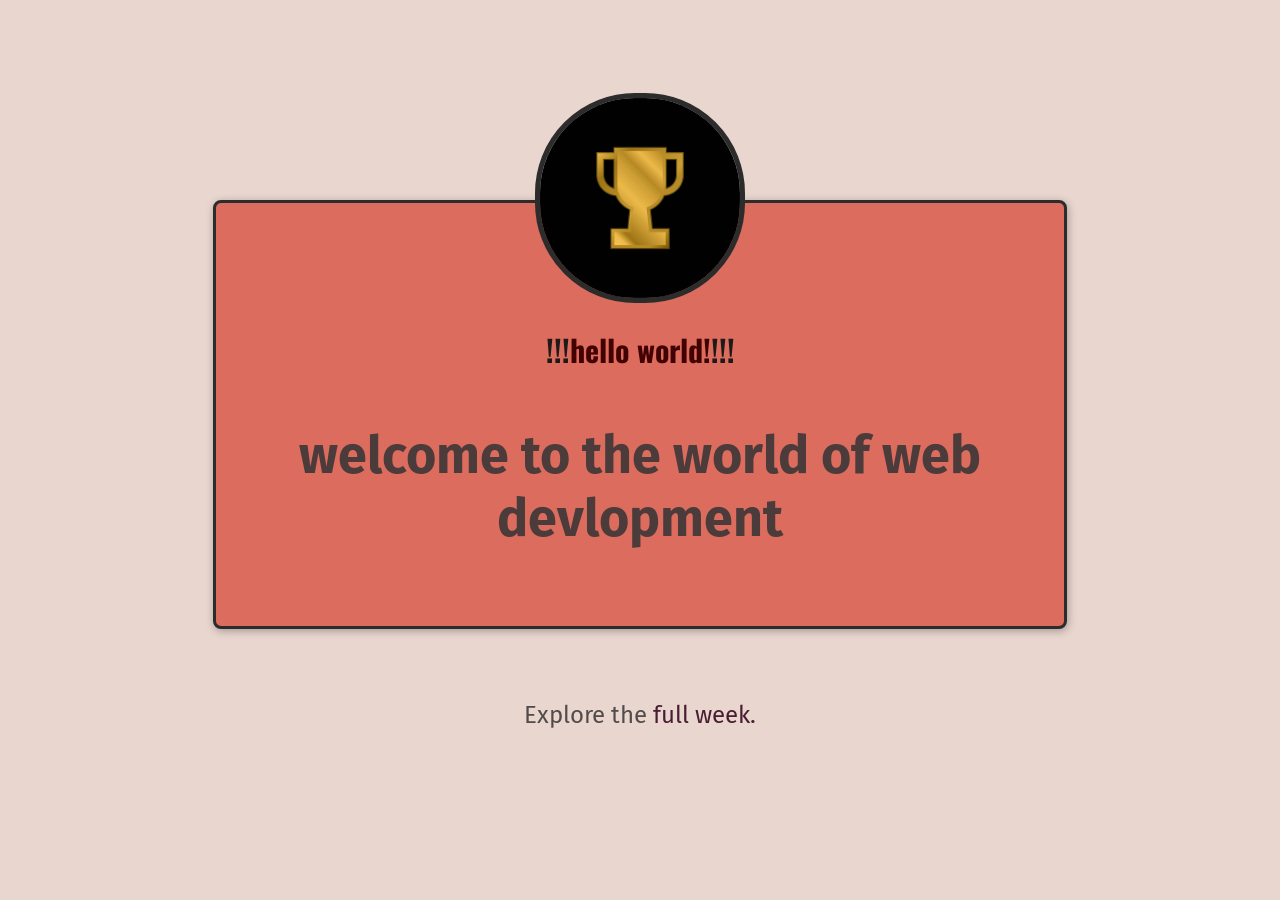
<file: website/index.html>
<!doctype html>
<html lang="en"></html>
<html>
  <head>
    <link rel="preconnect" href="https://fonts.googleapis.com" />
    <link rel="preconnect" href="https://fonts.gstatic.com" crossorigin />
    <link
      href="https://fonts.googleapis.com/css2?family=Fira+Sans:wght@400;700&family=Oswald:wght@700&display=swap"
      rel="stylesheet"
    />
    <link href="styles/shared.css" rel="stylesheet" />
    <link href="styles/index.css" rel="stylesheet" />
    <title>My Daily Challange</title>
  </head>
  <body>
    <main>
      <img
        src="images/stock-vector-award-gold-plated-metalic-icon-logo-vector.jpg"
        alt="A trophy"
      />
      <h1>!!!<span>hello world!</span>!!!</h1>
      <p id="todays-challenge">welcome to the world of web devlopment</p>
    </main>
    <footer>
      <p>
        Explore the
        <a href="full-week.html">full week.</a>
      </p>
    </footer>
  </body>
</html>
</file>
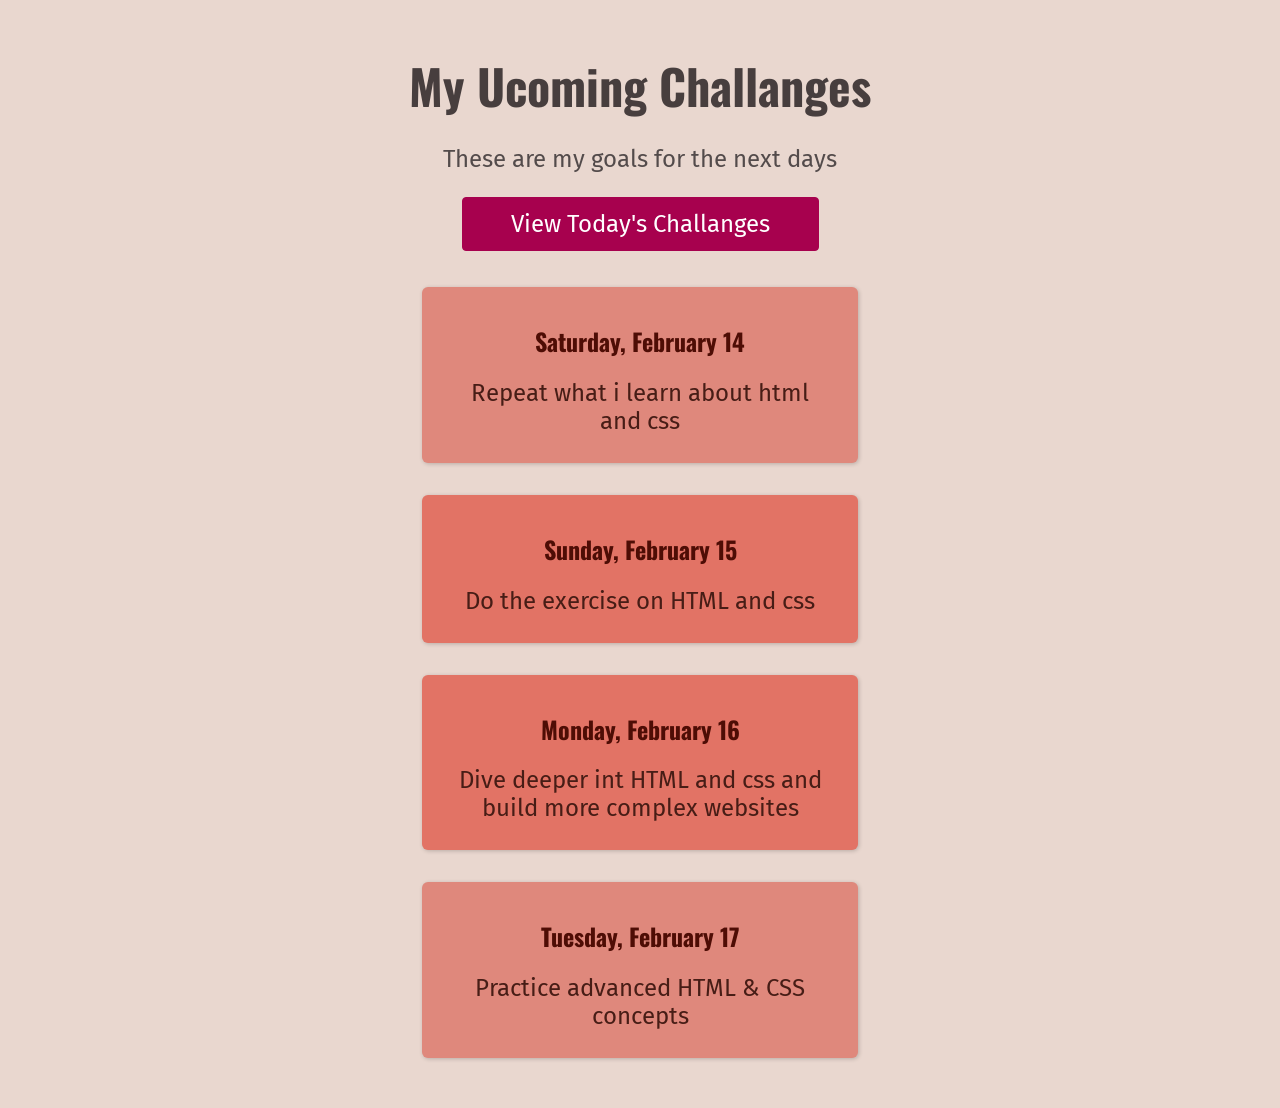
<file: website/full-week.html>
<!doctype html>
<html lang="en">
  <head>
    <meta charset="UTF-8" />
    <meta name="viewport" content="width=device-width, initial-scale=1.0" />
    <link rel="preconnect" href="https://fonts.googleapis.com" />
    <link rel="preconnect" href="https://fonts.gstatic.com" crossorigin />
    <link
      href="https://fonts.googleapis.com/css2?family=Fira+Sans:wght@400;700&family=Oswald:wght@700&display=swap"
      rel="stylesheet"
    />
    <link href="styles/shared.css" rel="stylesheet" />
    <link href="styles/full-week.css" rel="stylesheet" />
    <title>My Upcoming Challanges</title>
  </head>
  <body>
    <header>
      <h1>My Ucoming Challanges</h1>
      <p id="description">These are my goals for the next days</p>
      <a href="index.html ">View Today's Challanges</a>
    </header>
    <main>
      <ol>
        <li>
          <h2>Saturday, February 14</h2>
          <p>Repeat what i learn about html and css</p>
        </li>
        <li class="highlight-goal">
          <h2>Sunday, February 15</h2>
          <p>Do the exercise on HTML and css</p>
        </li>
        <li class="highlight-goal">
          <h2>Monday, February 16</h2>
          <p>
            Dive deeper int HTML and css and build more complex websites
          </p>
        </li>
        <li>
          <h2>Tuesday, February 17</h2>
          <p>Practice advanced HTML & CSS concepts</p>
        </li>
      </ol>
    </main>
  </body>
</html>
</file>
<file: website/styles/shared.css>
body {
  background-color: rgb(233, 215, 207);
  text-align: center;
  color: rgb(83, 75, 75);
  margin: 50px;
}
h1 {
  font-family: "Oswald", sans-serif;
}
p {
  font-family: "Fira Sans", sans-serif;
  font-size: 24px;
}
a {
  font-family: "Fira Sans", sans-serif;
  text-decoration: none;
  color: rgb(167, 1, 78);
}
a:hover {
  text-decoration: underline ;
}
</file>
<file: website/styles/index.css>
main {
  width: 800px;
  margin: 200px auto 72px auto;
  background-color: rgb(219, 108, 94);
  padding: 24px;
  border: solid rgb(44, 44, 44);
  border-radius: 8px;
  box-shadow: 1px 2px 8px rgba(0, 0, 0, 0.3);
}
img {
  width: 200px;
  height: 200px;
  border-radius: 100px;
  border: 5px solid rgb(44, 44, 44);
  margin-top: -134px;
}
h1 {
  font-size: 30px;
  color: rgb(31, 25, 25);
}
span{
  color: rgb(66, 2, 2);
}
a{
  color: rgb(73, 29, 50);
}
#todays-challenge {
  color: rgb(75, 59, 59);
  font-weight: bold;
  font-size: 52px;
}
</file>
<file: website/styles/full-week.css>
h1 {
  font-size: 48px;
  color: rgb(71, 62, 62);
  margin: 0;
}

/* header p {
  margin-bottom: 36px;
} */

#description {
  margin-bottom: 12px 0;
}
 

a {
  padding: 12px 48px;
  background-color: rgb(167, 1, 78);
  color: white;
  border: 1px solid rgb(167, 1, 78);
  border-radius: 4px;
  font-size: 24px;
  display: inline-block;
  margin: 0;
}

a:hover {
  background-color: rgb(180, 12, 90);
  text-decoration: none;
}
ol {
  list-style: none;
  width: 500px;
  margin: 36px auto 0 auto;
  padding: 0;
}

li {
  padding: 16px;
  box-shadow: 1px 1px 4px rgba(0, 0, 0, 0.2);
  margin: 32px;
  background-color: rgb(223, 136, 124);
  border-radius: 6px;
}

h2 {
  color: rgb(78, 13, 5);
  font-family: "Oswald", sans-serif;
}
 main p {
  margin: 12px;
  color: rgb(71, 29, 22);
}

.highlight-goal {
  background-color: rgb(226, 115, 101)
}
</file>
